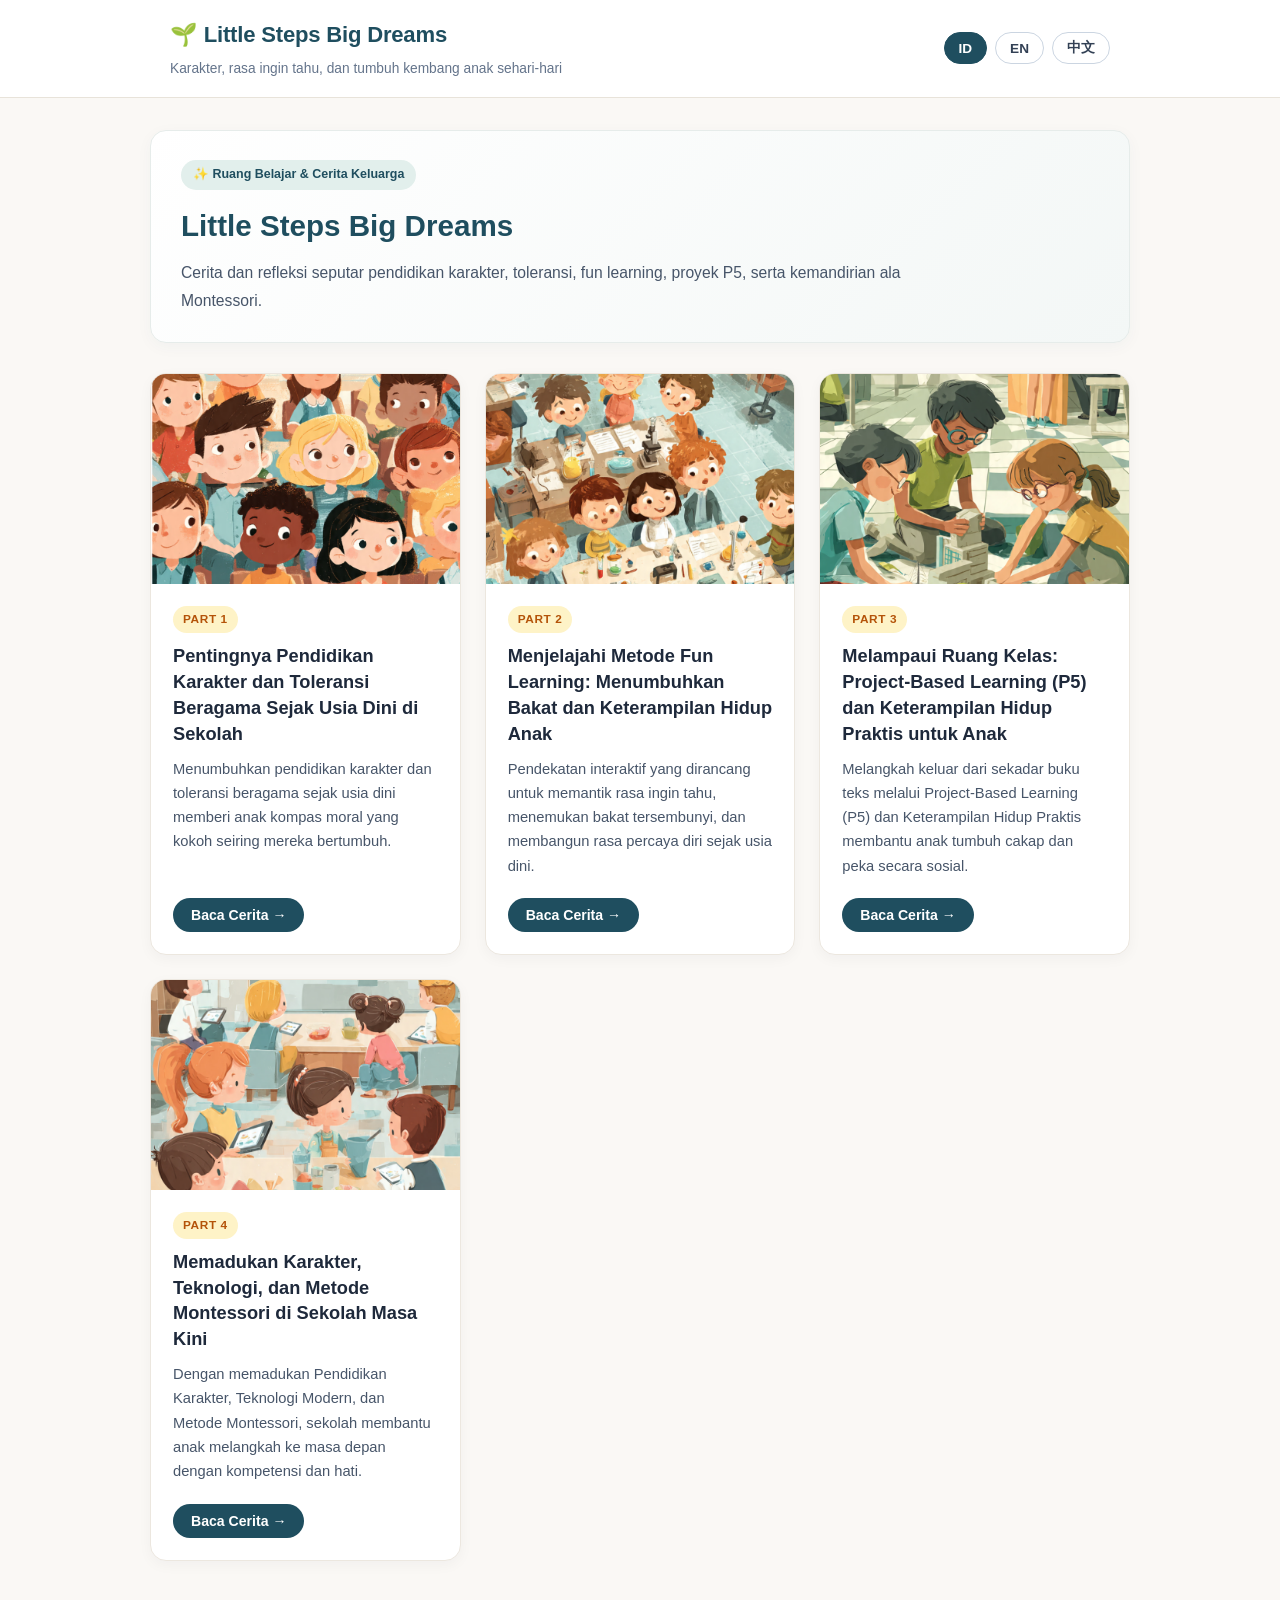
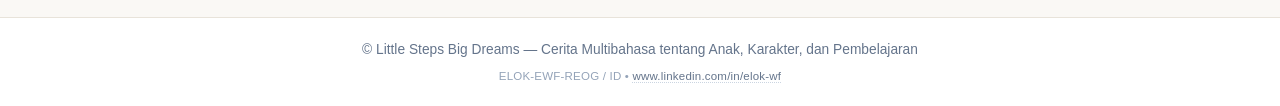
<file: index.html>
<!DOCTYPE html>
<html lang="id">
<head>
  <meta charset="UTF-8" />
  <meta name="viewport" content="width=device-width, initial-scale=1.0" />
  <meta name="description" content="Little Steps Big Dreams — Cerita dan refleksi multibahasa tentang pendidikan karakter, toleransi, fun learning, proyek P5, dan metode Montessori." />
  <title>Little Steps Big Dreams</title>
  <link rel="stylesheet" href="style.css" />
</head>
<body>
  <header class="site-header">
    <div class="container header-inner">
      <div class="brand-group">
        <a href="index.html" id="brandLink" class="brand-title">🌱 Little Steps Big Dreams</a>
        <p id="siteTagline" class="brand-tagline">Karakter, rasa ingin tahu, dan tumbuh kembang anak sehari-hari</p>
      </div>
      <div class="lang-switcher" role="group" aria-label="Pilih Bahasa">
        <button type="button" class="lang-btn active" data-lang="id">ID</button>
        <button type="button" class="lang-btn" data-lang="en">EN</button>
        <button type="button" class="lang-btn" data-lang="zh">中文</button>
      </div>
    </div>
  </header>

  <main class="container main-content">
    <!-- Tampilan Utama (Beranda) -->
    <section id="homeView">
      <div class="hero-box">
        <span class="hero-badge" id="heroBadge">✨ Ruang Belajar &amp; Cerita Keluarga</span>
        <h1 id="heroTitle">Little Steps Big Dreams</h1>
        <p id="heroSubtitle">
          Cerita dan refleksi seputar pendidikan karakter, toleransi, fun learning, proyek P5, serta kemandirian ala Montessori.
        </p>
      </div>

      <div id="articlesGrid" class="articles-grid" aria-label="Daftar Artikel"></div>
    </section>

    <!-- Tampilan Baca Artikel Lengkap -->
    <article id="articleView" class="article-view hidden" aria-live="polite">
      <button type="button" id="backBtn" class="back-btn">← Kembali ke Daftar Cerita</button>
      <header class="article-header">
        <span id="articlePartBadge" class="card-part">PART 1</span>
        <h2 id="articleTitle"></h2>
      </header>
      <div id="articleGallery" class="article-gallery"></div>
      <div id="articleBody" class="article-body"></div>
      <div class="article-footer-nav">
        <button type="button" id="backBtnBottom" class="back-btn">← Kembali ke Daftar Cerita</button>
      </div>
    </article>
  </main>

  <footer class="site-footer">
    <div class="container footer-inner">
      <p id="footerText">© Little Steps Big Dreams — Cerita Multibahasa tentang Anak, Karakter, dan Pembelajaran</p>
      <p class="footer-author">
        ELOK-EWF-REOG / ID •
        <a href="https://www.linkedin.com/in/elok-wf" target="_blank" rel="noopener noreferrer">www.linkedin.com/in/elok-wf</a>
      </p>
    </div>
  </footer>

  <script src="articles.js"></script>
  <script src="script.js"></script>
</body>
</html>
</file>
<file: style.css>
* {
  box-sizing: border-box;
  margin: 0;
  padding: 0;
}

body {
  font-family: "Segoe UI", Roboto, Helvetica, Arial, sans-serif;
  background-color: #faf8f5;
  color: #2b2d42;
  line-height: 1.75;
}

.container {
  max-width: 980px;
  margin: 0 auto;
  padding: 0 20px;
}

.hidden {
  display: none !important;
}

/* Header & Language Switcher */
.site-header {
  background-color: rgba(255, 255, 255, 0.96);
  backdrop-filter: blur(6px);
  border-bottom: 1px solid #e8e3da;
  padding: 16px 0;
  position: sticky;
  top: 0;
  z-index: 100;
}

.header-inner {
  display: flex;
  justify-content: space-between;
  align-items: center;
  gap: 16px;
  flex-wrap: wrap;
}

.brand-title {
  font-size: 1.38rem;
  font-weight: 700;
  color: #1f4e5f;
  text-decoration: none;
  letter-spacing: -0.2px;
}

.brand-tagline {
  font-size: 0.86rem;
  color: #64748b;
  margin-top: 2px;
}

.lang-switcher {
  display: flex;
  gap: 8px;
}

.lang-btn {
  padding: 6px 14px;
  border: 1px solid #cbd5e1;
  background-color: #ffffff;
  color: #334155;
  border-radius: 999px;
  cursor: pointer;
  font-weight: 600;
  font-size: 0.85rem;
  transition: all 0.2s ease;
}

.lang-btn:hover {
  border-color: #1f4e5f;
  color: #1f4e5f;
}

.lang-btn.active {
  background-color: #1f4e5f;
  border-color: #1f4e5f;
  color: #ffffff;
}

/* Main Content */
.main-content {
  padding: 32px 0 56px;
}

.hero-box {
  background: linear-gradient(135deg, #ffffff 0%, #f3f7f6 100%);
  border: 1px solid #e6ecea;
  border-radius: 16px;
  padding: 28px 30px;
  margin-bottom: 30px;
  box-shadow: 0 4px 16px rgba(31, 78, 95, 0.04);
}

.hero-badge {
  display: inline-block;
  font-size: 0.78rem;
  font-weight: 600;
  color: #1f4e5f;
  background-color: #e2efec;
  padding: 4px 12px;
  border-radius: 999px;
  margin-bottom: 10px;
}

.hero-box h1 {
  font-size: 1.85rem;
  color: #1f4e5f;
  margin-bottom: 8px;
}

.hero-box p {
  color: #475569;
  font-size: 0.98rem;
  max-width: 720px;
}

/* Articles Grid */
.articles-grid {
  display: grid;
  grid-template-columns: repeat(auto-fit, minmax(290px, 1fr));
  gap: 24px;
}

.article-card {
  background-color: #ffffff;
  border: 1px solid #ece7df;
  border-radius: 16px;
  overflow: hidden;
  display: flex;
  flex-direction: column;
  justify-content: space-between;
  box-shadow: 0 4px 14px rgba(15, 23, 42, 0.04);
  transition: transform 0.22s ease, box-shadow 0.22s ease;
}

.article-card:hover {
  transform: translateY(-4px);
  box-shadow: 0 12px 24px rgba(31, 78, 95, 0.1);
}

.card-thumb-wrap {
  width: 100%;
  height: 210px;
  background-color: #eef3f2;
  overflow: hidden;
}

.card-thumb {
  width: 100%;
  height: 100%;
  object-fit: cover;
  display: block;
  transition: transform 0.35s ease;
}

.article-card:hover .card-thumb {
  transform: scale(1.03);
}

.card-content {
  padding: 20px 22px 14px;
  flex-grow: 1;
}

.card-part {
  display: inline-block;
  font-size: 0.74rem;
  font-weight: 700;
  text-transform: uppercase;
  letter-spacing: 0.6px;
  color: #b45309;
  background-color: #fef3c7;
  padding: 3px 10px;
  border-radius: 999px;
  margin-bottom: 10px;
}

.card-title {
  font-size: 1.14rem;
  color: #1e293b;
  margin-bottom: 10px;
  line-height: 1.42;
}

.card-excerpt {
  font-size: 0.92rem;
  color: #475569;
  line-height: 1.65;
}

.card-footer {
  padding: 6px 22px 22px;
}

.read-btn {
  display: inline-flex;
  align-items: center;
  gap: 6px;
  padding: 9px 18px;
  background-color: #1f4e5f;
  color: #ffffff;
  border: none;
  border-radius: 999px;
  font-size: 0.88rem;
  font-weight: 600;
  cursor: pointer;
  transition: background-color 0.2s ease;
}

.read-btn:hover {
  background-color: #163a47;
}

/* Full Article View */
.article-view {
  background-color: #ffffff;
  border: 1px solid #ece7df;
  border-radius: 16px;
  padding: 34px 36px;
  box-shadow: 0 6px 20px rgba(15, 23, 42, 0.05);
}

.back-btn {
  padding: 8px 16px;
  background-color: #f1f5f9;
  color: #1e293b;
  border: 1px solid #cbd5e1;
  border-radius: 999px;
  cursor: pointer;
  font-size: 0.88rem;
  font-weight: 600;
  margin-bottom: 22px;
  transition: background-color 0.2s ease;
}

.back-btn:hover {
  background-color: #e2e8f0;
}

.article-header h2 {
  font-size: 1.68rem;
  color: #1f4e5f;
  line-height: 1.35;
  margin-bottom: 22px;
}

.article-gallery {
  display: grid;
  grid-template-columns: repeat(auto-fit, minmax(240px, 1fr));
  gap: 16px;
  margin-bottom: 26px;
}

.article-gallery img {
  width: 100%;
  max-height: 320px;
  object-fit: cover;
  border-radius: 12px;
  border: 1px solid #e5e7eb;
}

.article-body p {
  margin-bottom: 15px;
  color: #2d3748;
  font-size: 1.01rem;
}

.article-body h4 {
  font-size: 1.18rem;
  color: #1f4e5f;
  margin-top: 26px;
  margin-bottom: 10px;
}

.article-body ul {
  margin: 10px 0 18px 22px;
}

.article-body li {
  margin-bottom: 8px;
  color: #2d3748;
}

.story-box {
  background-color: #fffbeb;
  border-left: 4px solid #f59e0b;
  padding: 16px 20px;
  border-radius: 10px;
  margin: 26px 0 16px;
  color: #334155;
}

.comment-prompt {
  color: #475569;
  margin-top: 12px;
}

.article-footer-nav {
  margin-top: 28px;
  padding-top: 18px;
  border-top: 1px solid #e5e7eb;
}

.article-footer-nav .back-btn {
  margin-bottom: 0;
}

/* Footer & Kredit Penulis Kecil */
.site-footer {
  background-color: #ffffff;
  border-top: 1px solid #e8e3da;
  padding: 20px 0;
  text-align: center;
  color: #64748b;
}

.footer-inner {
  display: flex;
  flex-direction: column;
  align-items: center;
  gap: 4px;
}

#footerText {
  font-size: 0.86rem;
}

.footer-author {
  font-size: 0.72rem;
  color: #94a3b8;
  letter-spacing: 0.2px;
}

.footer-author a {
  color: #64748b;
  text-decoration: none;
  border-bottom: 1px dotted #cbd5e1;
}

.footer-author a:hover {
  color: #1f4e5f;
  border-bottom-color: #1f4e5f;
}

@media (max-width: 600px) {
  .hero-box {
    padding: 22px 20px;
  }
  .hero-box h1 {
    font-size: 1.5rem;
  }
  .article-view {
    padding: 22px 18px;
  }
  .article-header h2 {
    font-size: 1.35rem;
  }
}
</file>
